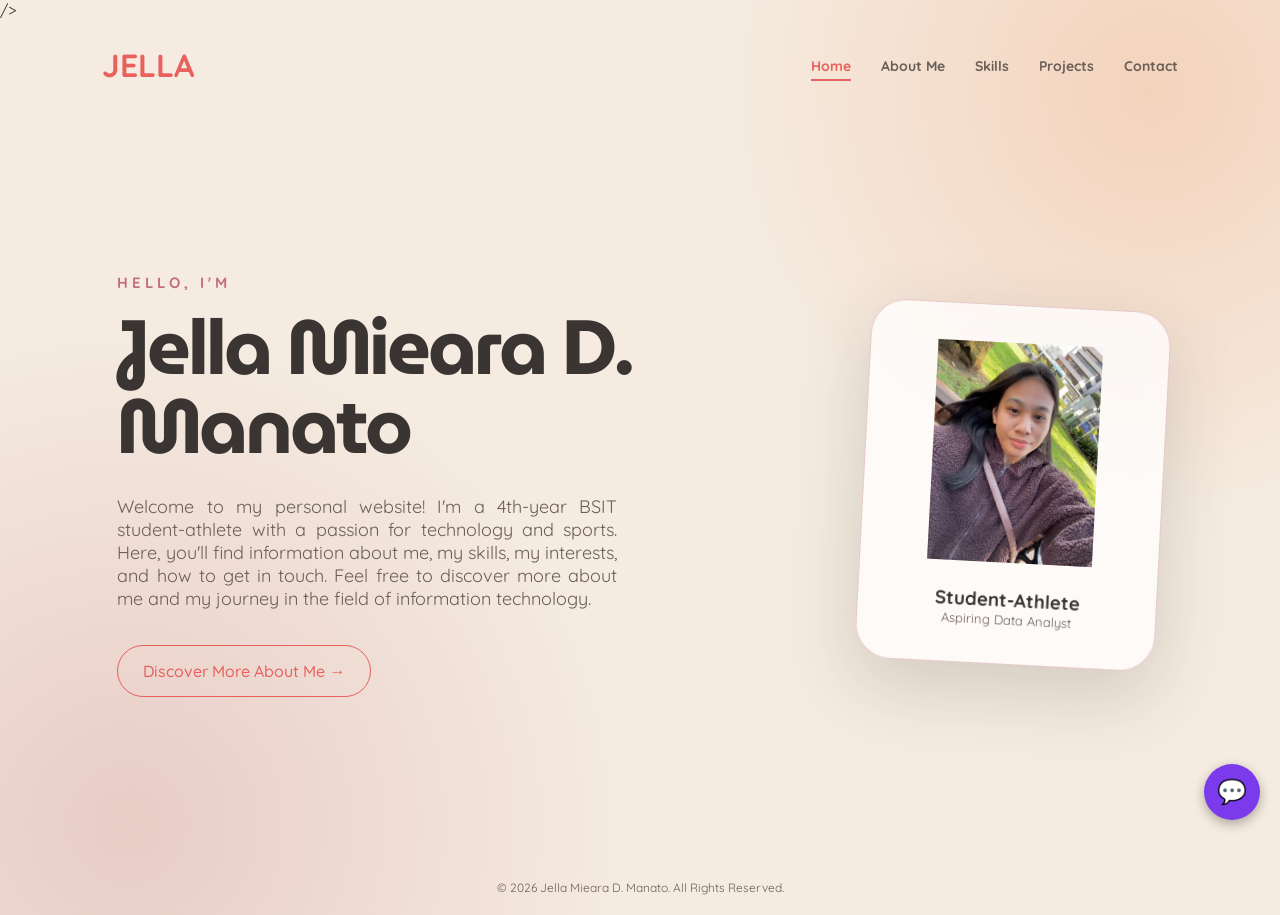
<file: index.html>
<!doctype html>
<html lang="en">
  <head>
    <meta charset="UTF-8" />
    <meta name="viewport" content="width=device-width, initial-scale=1.0" />
    <title>Jella Mieara Manato | Portfolio</title>
    <link rel="preconnect" href="https://fonts.googleapis.com" />
    <link rel="preconnect" href="https://fonts.gstatic.com" crossorigin />
    <link
      href="https://fonts.googleapis.com/css2?family=MuseoModerno:wght@400;500;700;800&family=Quicksand:wght@300;400;500;600;700&display=swap"
      rel="stylesheet"
    />
    />
    <link rel="stylesheet" href="style.css" />
    <style>
      .brand-name {
        font-family: "MuseoModerno", "Trebuchet MS", sans-serif;
      }
    </style>
  </head>
  <body>
    <header>
      <nav class="navbar">
        <div class="logo">JELLA</div>
        <ul class="nav-links">
          <li>
            <strong><a href="index.html" class="active">Home</a></strong>
          </li>
          <li>
            <strong><a href="about.html">About Me</a></strong>
          </li>
          <li>
            <strong><a href="skills.html">Skills</a></strong>
          </li>
          <li>
            <strong><a href="projects.html">Projects</a></strong>
          </li>
          <li>
            <strong><a href="contact.html">Contact</a></strong>
          </li>
        </ul>
      </nav>
    </header>
    <main class="page">
      <div class="hero-content">
        <div class="hero-text">
          <p class="small-title">HELLO, I'M</p>
          <h1>
            <span class="first-name brand-name">Jella Mieara D. Manato </span
            ><br /><span class="brand-name"></span>
          </h1>
          <p class="description">
            Welcome to my personal website! I'm a 4th-year BSIT student-athlete
            with a passion for technology and sports. Here, you'll find
            information about me, my skills, my interests, and how to get in
            touch. Feel free to discover more about me and my journey in the
            field of information technology.
          </p>
          <a href="about.html" class="button"> Discover More About Me → </a>
        </div>
        <div class="profile-card">
          <div class="profile-circle">
            <img src="images/profile.jpg" alt="Jella Mieara D. Manato" />
          </div>
          <h3>Student-Athlete</h3>
          <p>Aspiring Data Analyst</p>
        </div>
      </div>
    </main>
    <footer>
      <p>© 2026 Jella Mieara D. Manato. All Rights Reserved.</p>
    </footer>
    <script src="chatbot.js"></script>
  </body>
</html>
</file>
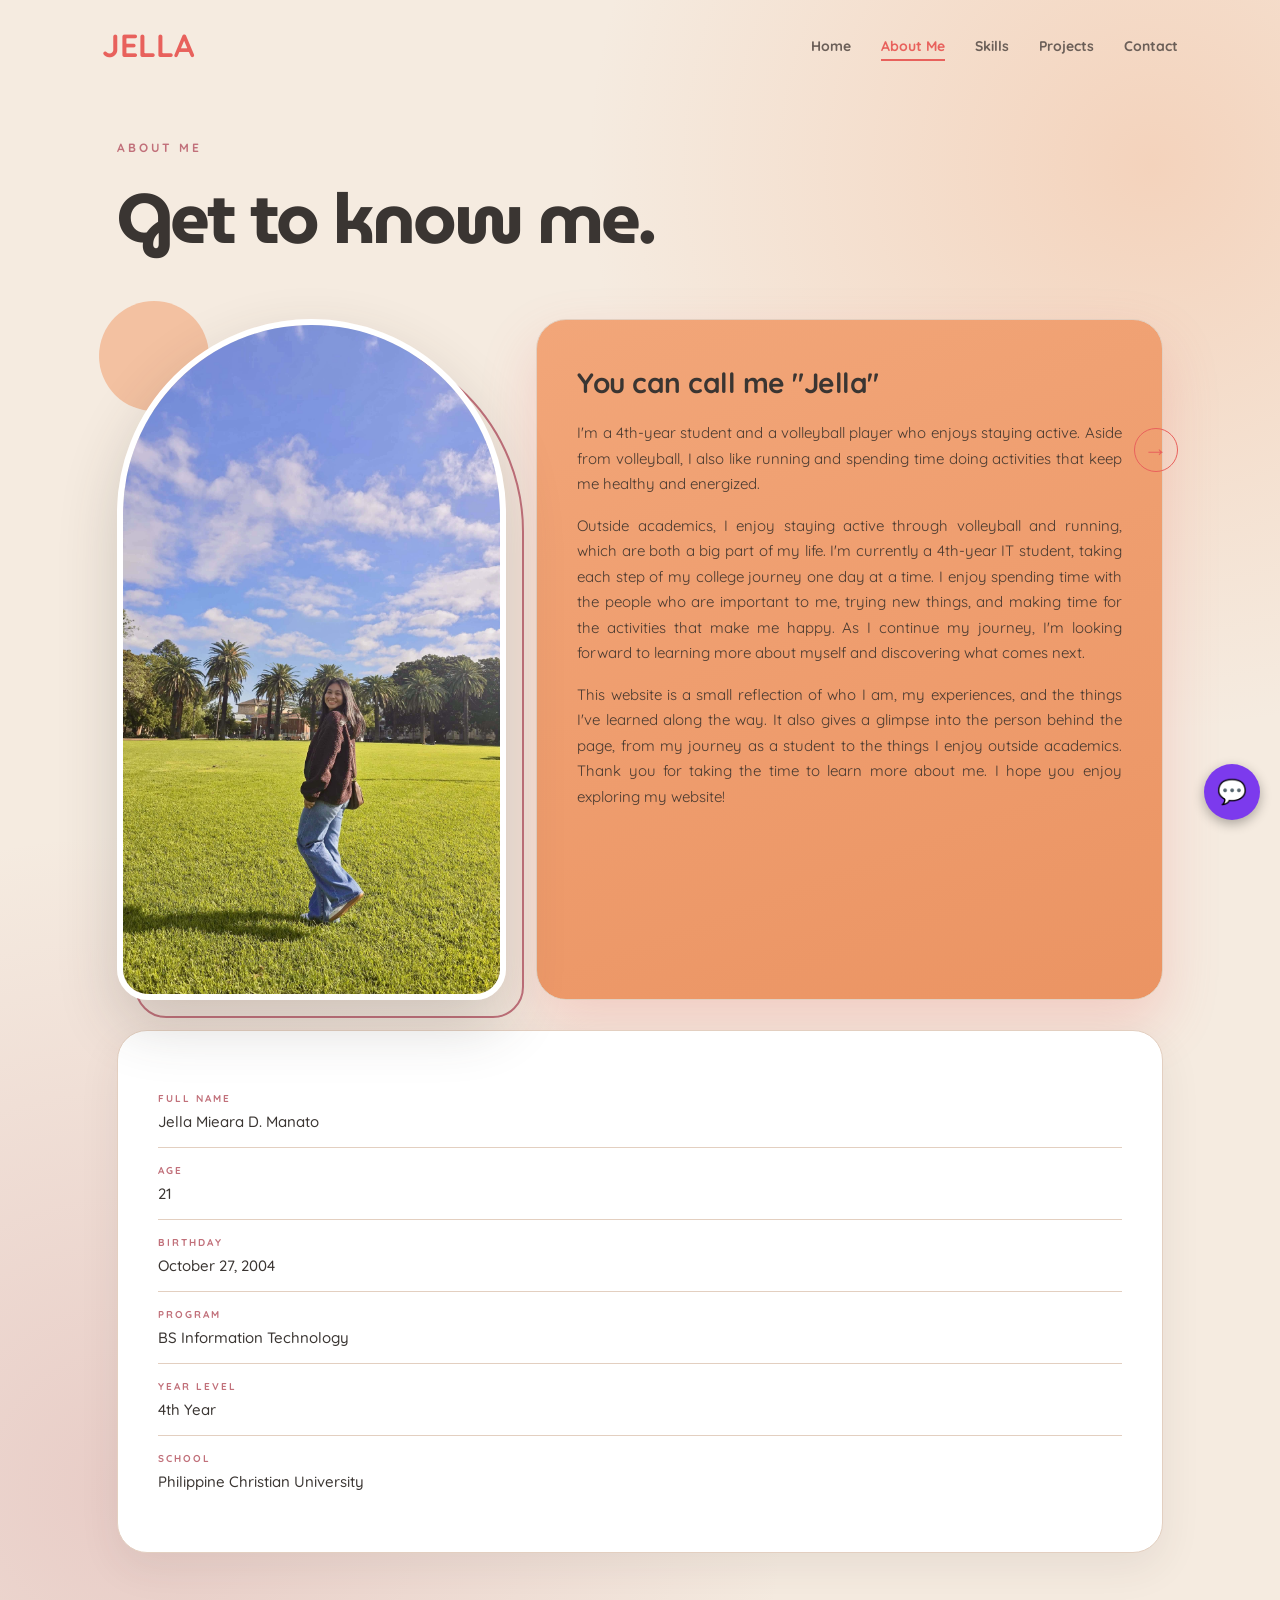
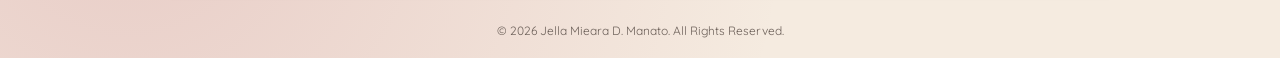
<file: about.html>
<!doctype html>
<html lang="en">
  <head>
    <meta charset="UTF-8" />
    <meta name="viewport" content="width=device-width, initial-scale=1.0" />
    <title>Jella Mieara D. Manato| About Me</title>
    <link rel="preconnect" href="https://fonts.googleapis.com" />
    <link rel="preconnect" href="https://fonts.googleapis.com" />
    <link rel="preconnect" href="https://fonts.gstatic.com" crossorigin />
    <link
      href="https://fonts.googleapis.com/css2?family=MuseoModerno:wght@400;500;700;800&family=Quicksand:wght@300;400;500;600;700&display=swap"
      rel="stylesheet"
    />
    <link rel="stylesheet" href="style.css" />
    <style>
      .page-heading h1 {
        font-family: "MuseoModerno", "Trebuchet MS", sans-serif;
      }
    </style>
  </head>
  <body>
    <header>
      <nav class="navbar">
        <div class="logo">JELLA</div>
        <ul class="nav-links">
          <li><a href="index.html">Home</a></li>
          <li><a href="about.html" class="active">About Me</a></li>
          <li><a href="skills.html">Skills</a></li>
          <li><a href="projects.html">Projects</a></li>
          <li><a href="contact.html">Contact</a></li>
        </ul>
      </nav>
    </header>
    <main class="page">
      <div class="page-heading">
        <p>ABOUT ME</p>
        <h1>Get to know me.</h1>
      </div>
      <div class="about-layout">
        <div class="about-top-row">
          <div class="about-image">
            <img src="images/jella.jpg" alt="Jella Mieara D. Manato" />
          </div>
          <div class="about-card dark">
            <h2>You can call me "Jella"</h2>
            <p>
              I'm a 4th-year student and a volleyball player who enjoys staying
              active. Aside from volleyball, I also like running and spending
              time doing activities that keep me healthy and energized.
            </p>
            <p>
              Outside academics, I enjoy staying active through volleyball and
              running, which are both a big part of my life. I'm currently a
              4th-year IT student, taking each step of my college journey one
              day at a time. I enjoy spending time with the people who are
              important to me, trying new things, and making time for the
              activities that make me happy. As I continue my journey, I'm
              looking forward to learning more about myself and discovering what
              comes next.
            </p>
            <p>
              This website is a small reflection of who I am, my experiences,
              and the things I've learned along the way. It also gives a glimpse
              into the person behind the page, from my journey as a student to
              the things I enjoy outside academics. Thank you for taking the
              time to learn more about me. I hope you enjoy exploring my
              website!
            </p>
          </div>
        </div>
        <div class="about-card">
          <div class="info">
            <span>FULL NAME</span>
            <strong>Jella Mieara D. Manato</strong>
          </div>
          <div class="info">
            <span>AGE</span>
            <strong>21</strong>
          </div>
          <div class="info">
            <span>BIRTHDAY</span>
            <strong>October 27, 2004</strong>
          </div>
          <div class="info">
            <span>PROGRAM</span>
            <strong>BS Information Technology</strong>
          </div>
          <div class="info">
            <span>YEAR LEVEL</span>
            <strong>4th Year</strong>
          </div>
          <div class="info">
            <span>SCHOOL</span>
            <strong>Philippine Christian University</strong>
          </div>
        </div>
      </div>
      <a
        class="next-page-button"
        href="skills.html"
        aria-label="Go to Skills"
        title="Go to Skills"
      >
        <span aria-hidden="true">→</span>
      </a>
    </main>
    <footer>
      <p>© 2026 Jella Mieara D. Manato. All Rights Reserved.</p>
    </footer>
    <script src="chatbot.js"></script>
  </body>
</html>
</file>
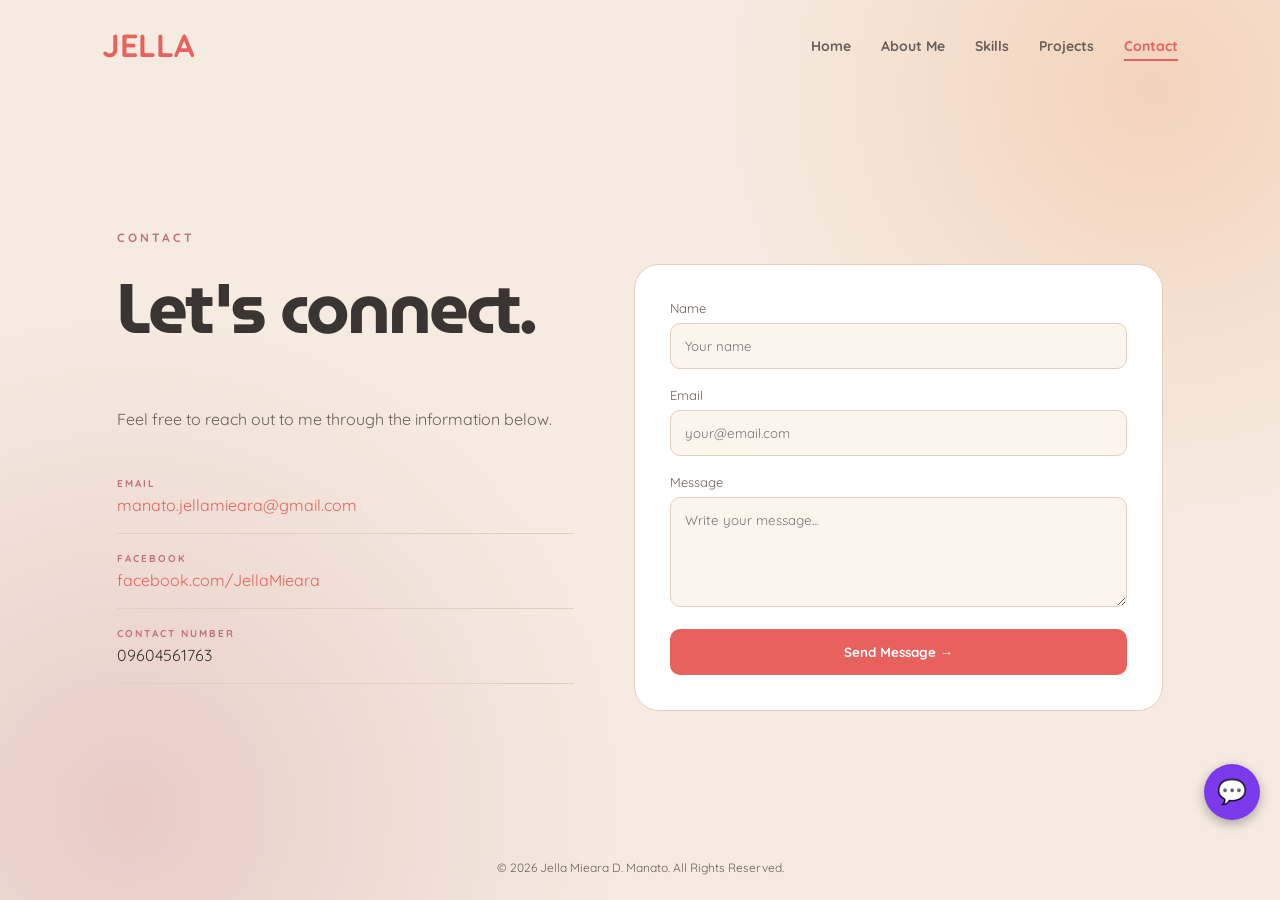
<file: contact.html>
<!doctype html>
<html lang="en">
  <head>
    <meta charset="UTF-8" />
    <meta name="viewport" content="width=device-width, initial-scale=1.0" />
    <title>Jella Mieara D. Manato | Contact</title>
    <link rel="preconnect" href="https://fonts.googleapis.com" />
    <link rel="preconnect" href="https://fonts.googleapis.com" />
    <link rel="preconnect" href="https://fonts.gstatic.com" crossorigin />
    <link
      href="https://fonts.googleapis.com/css2?family=MuseoModerno:wght@400;500;700;800&family=Quicksand:wght@300;400;500;600;700&display=swap"
      rel="stylesheet"
    />
    <link rel="stylesheet" href="style.css" />
    <style>
      .page-heading h1 {
        font-family: "MuseoModerno", "Trebuchet MS", sans-serif;
      }
    </style>
  </head>
  <body class="contact-page">
    <header>
      <nav class="navbar">
        <div class="logo">JELLA</div>
        <ul class="nav-links">
          <li><a href="index.html">Home</a></li>
          <li><a href="about.html">About Me</a></li>
          <li><a href="skills.html">Skills</a></li>
          <li><a href="projects.html">Projects</a></li>
          <li><a href="contact.html" class="active">Contact</a></li>
        </ul>
      </nav>
    </header>
    <main class="page">
      <div class="contact-layout">
        <div class="contact-info">
          <div class="page-heading">
            <p>CONTACT</p>
            <h1>Let's connect.</h1>
          </div>
          <p>Feel free to reach out to me through the information below.</p>
          <div class="contact-item">
            <span>EMAIL</span>
            <a href="mailto:manato.jellamieara@gmail.com">
              manato.jellamieara@gmail.com
            </a>
          </div>
          <div class="contact-item">
            <span>FACEBOOK</span>
            <a href="https://web.facebook.com/jella.manato" target="_blank">
              facebook.com/JellaMieara
            </a>
          </div>
          <div class="contact-item">
            <span>CONTACT NUMBER</span>
            <p>09604561763</p>
          </div>
        </div>
        <form class="contact-form">
          <label>Name</label>
          <input type="text" placeholder="Your name" required />
          <label>Email</label>
          <input type="email" placeholder="your@email.com" required />
          <label>Message</label>
          <textarea
            rows="5"
            placeholder="Write your message..."
            required
          ></textarea>
          <button type="submit">Send Message →</button>
        </form>
      </div>
    </main>
    <footer>
      <p>© 2026 Jella Mieara D. Manato. All Rights Reserved.</p>
    </footer>
    <script src="chatbot.js"></script>
  </body>
</html>
</file>
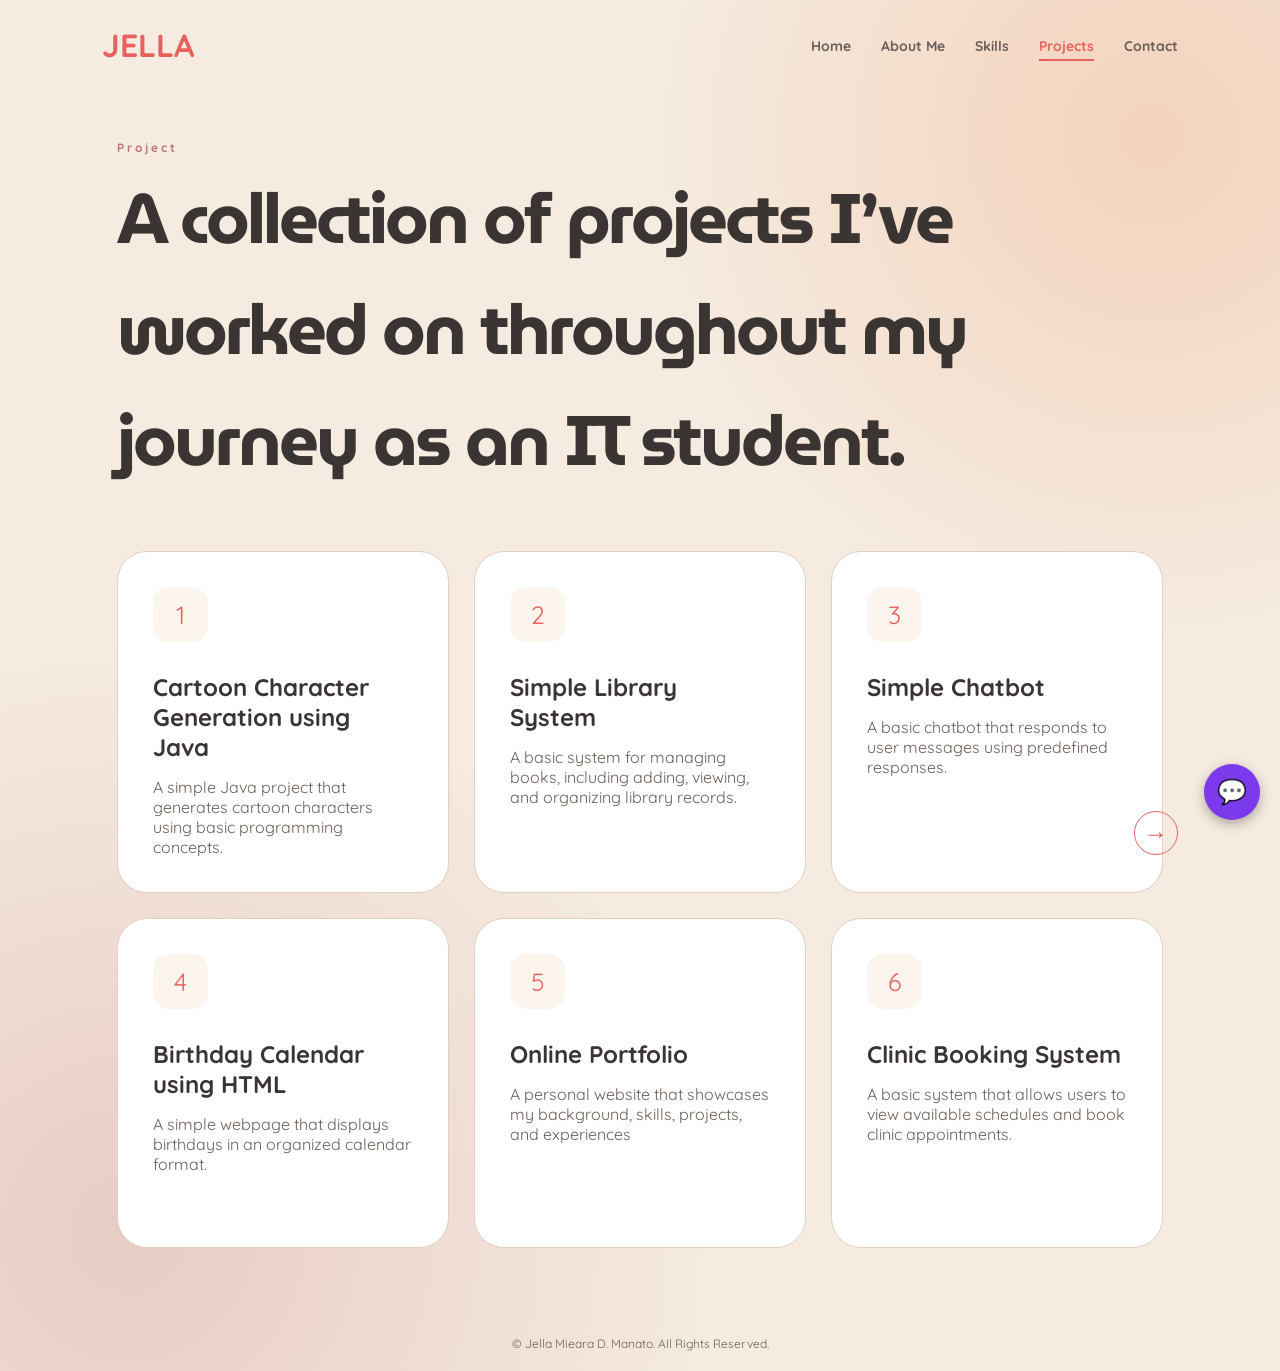
<file: projects.html>
<!doctype html>
<html lang="en">
  <head>
    <meta charset="UTF-8" />
    <meta name="viewport" content="width=device-width, initial-scale=1.0" />
    <title>Jella Mieara D. Manato | Interests</title>
    <link rel="preconnect" href="https://fonts.googleapis.com" />
    <link rel="preconnect" href="https://fonts.googleapis.com" />
    <link rel="preconnect" href="https://fonts.gstatic.com" crossorigin />
    <link
      href="https://fonts.googleapis.com/css2?family=MuseoModerno:wght@400;500;700;800&family=Quicksand:wght@300;400;500;600;700&display=swap"
      rel="stylesheet"
    />
    <link rel="stylesheet" href="style.css" />
    <style>
      .page-heading h1 {
        font-family: "MuseoModerno", "Trebuchet MS", sans-serif;
      }
    </style>
  </head>
  <body>
    <header>
      <nav class="navbar">
        <div class="logo">JELLA</div>
        <ul class="nav-links">
          <li><a href="index.html">Home</a></li>
          <li><a href="about.html">About Me</a></li>
          <li><a href="skills.html">Skills</a></li>
          <li><a href="projects.html" class="active">Projects</a></li>
          <li><a href="contact.html">Contact</a></li>
        </ul>
      </nav>
    </header>
    <main class="page">
      <div class="page-heading">
        <p>Project</p>
        <h1>
          A collection of projects I’ve worked on throughout my journey as an IT
          student.
        </h1>
      </div>
      <div class="projects-slider">
        <div class="projects-grid">
          <div class="projects-card">
            <div class="icon">1</div>
            <h2>Cartoon Character Generation using Java</h2>
            <p>
              A simple Java project that generates cartoon characters using
              basic programming concepts.
            </p>
          </div>
          <div class="projects-card">
            <div class="icon">2</div>
            <h2>Simple Library System</h2>
            <p>
              A basic system for managing books, including adding, viewing, and
              organizing library records.
            </p>
          </div>
          <div class="projects-card">
            <div class="icon">3</div>
            <h2>Simple Chatbot</h2>
            <p>
              A basic chatbot that responds to user messages using predefined
              responses.
            </p>
          </div>
          <div class="projects-card">
            <div class="icon">4</div>
            <h2>Birthday Calendar using HTML</h2>
            <p>
              A simple webpage that displays birthdays in an organized calendar
              format.
            </p>
          </div>
          <div class="projects-card">
            <div class="icon">5</div>
            <h2>Online Portfolio</h2>
            <p>
              A personal website that showcases my background, skills, projects,
              and experiences
            </p>
          </div>
          <div class="projects-card">
            <div class="icon">6</div>
            <h2>Clinic Booking System</h2>
            <p>
              A basic system that allows users to view available schedules and
              book clinic appointments.
            </p>
          </div>
        </div>
      </div>
      <a
        class="next-page-button interests-next-button"
        href="contact.html"
        aria-label="Go to
Contact"
        title="Go to Contact"
      >
        <span aria-hidden="true">→</span>
      </a>
    </main>
    <footer>
      <p>© Jella Mieara D. Manato. All Rights Reserved.</p>
    </footer>
    <script src="chatbot.js"></script>
  </body>
</html>
</file>
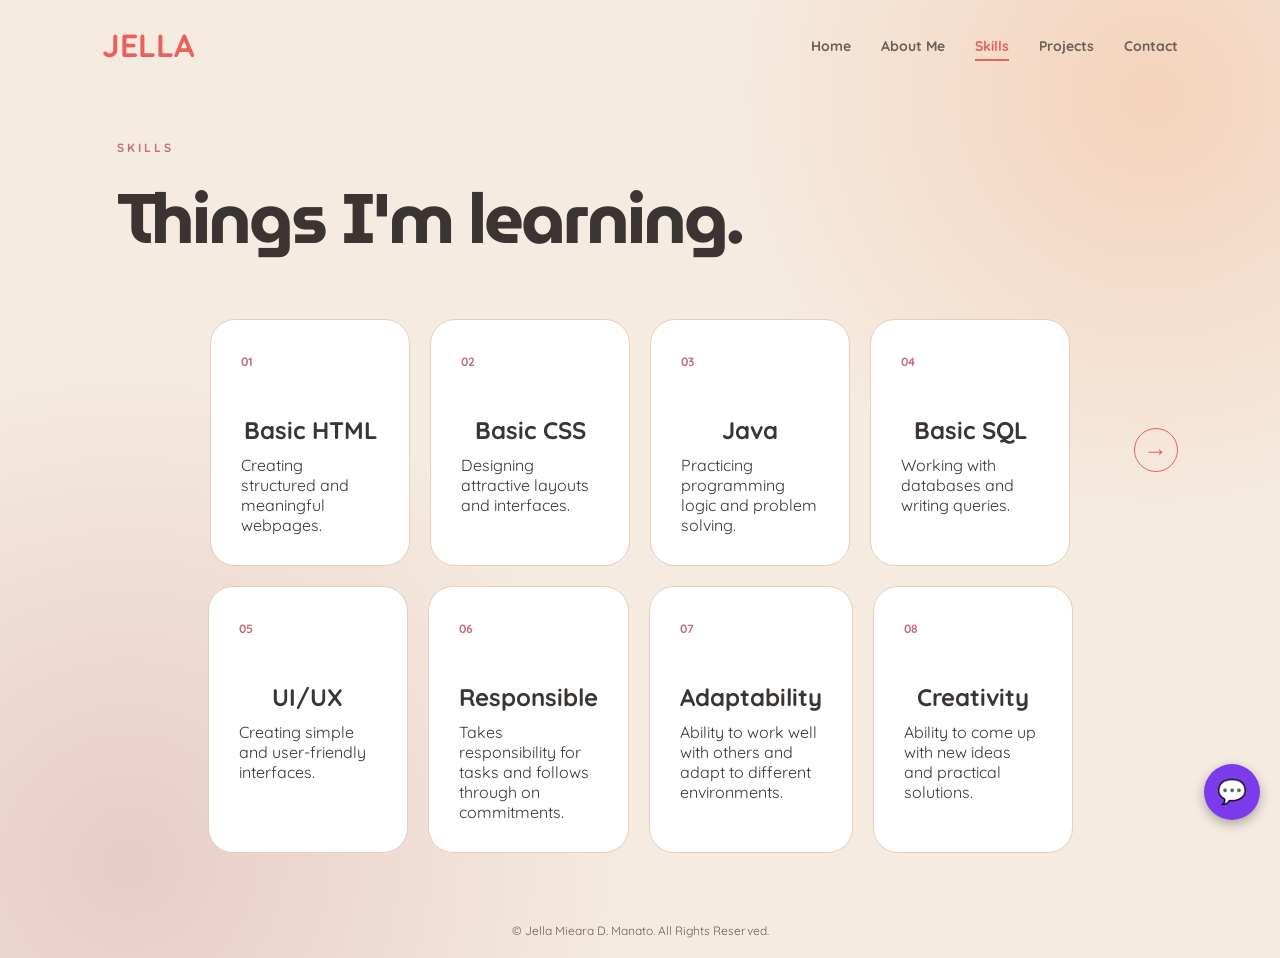
<file: skills.html>
<!doctype html>
<html lang="en">
  <head>
    <meta charset="UTF-8" />
    <meta name="viewport" content="width=device-width, initial-scale=1.0" />
    <title>Jella Mieara D. Manato | Skills</title>
    <link rel="preconnect" href="https://fonts.googleapis.com" />
    <link rel="preconnect" href="https://fonts.gstatic.com" crossorigin />
    <link
      href="https://fonts.googleapis.com/css2?family=MuseoModerno:wght@400;500;700;800&family=Quicksand:wght@300;400;500;600;700&display=swap"
      rel="stylesheet"
    />
    <link rel="stylesheet" href="style.css" />
    <style>
      .page-heading h1 {
        font-family: "MuseoModerno", "Trebuchet MS", sans-serif;
      }
    </style>
  </head>
  <body>
    <header>
      <nav class="navbar">
        <div class="logo">JELLA</div>
        <ul class="nav-links">
          <li><a href="index.html">Home</a></li>
          <li><a href="about.html">About Me</a></li>
          <li><a href="skills.html" class="active">Skills</a></li>
          <li><a href="projects.html">Projects</a></li>
          <li><a href="contact.html">Contact</a></li>
        </ul>
      </nav>
    </header>
    <main class="page">
      <div class="page-heading">
        <p>SKILLS</p>
        <h1>Things I'm learning.</h1>
      </div>
      <div class="skills-grid">
        <div class="skill-card">
          <span>01</span>
          <h2>Basic HTML</h2>
          <p>Creating structured and meaningful webpages.</p>
        </div>
        <div class="skill-card">
          <span>02</span>
          <h2>Basic CSS</h2>
          <p>Designing attractive layouts and interfaces.</p>
        </div>
        <div class="skill-card">
          <span>03</span>
          <h2>Java</h2>
          <p>Practicing programming logic and problem solving.</p>
        </div>
        <div class="skill-card">
          <span>04</span>
          <h2>Basic SQL</h2>
          <p>Working with databases and writing queries.</p>
        </div>
        <div class="skill-card">
          <span>05</span>
          <h2>UI/UX</h2>
          <p>Creating simple and user-friendly interfaces.</p>
        </div>
        <div class="skill-card">
          <span>06</span>
          <h2>Responsible</h2>
          <p>
            Takes responsibility for tasks and follows through on commitments.
          </p>
        </div>
        <div class="skill-card">
          <span>07</span>
          <h2>Adaptability</h2>
          <p>
            Ability to work well with others and adapt to different
            environments.
          </p>
        </div>
        <div class="skill-card">
          <span>08</span>
          <h2>Creativity</h2>
          <p>Ability to come up with new ideas and practical solutions.</p>
        </div>
        <a
          class="next-page-button skills-next-button"
          href="projects.html"
          aria-label="Go to Projects"
          title="Go to Projects"
        >
          <span aria-hidden="true">→</span>
        </a>
      </div>
    </main>
    <footer>
      <p>© Jella Mieara D. Manato. All Rights Reserved.</p>
    </footer>
    <script src="chatbot.js"></script>
  </body>
</html>
</file>
<file: style.css>
/*========== COLOR PALETTE (Pantone 2024 – Peach Fuzz) ==========*/
:root {
  --peach: #f2a679; /* Primary — Peach Fuzz */
  --rose: #c1707a; /* Primary — Dusty Rose */
  --cream: #f5ebe0; /* Neutral — background */
  --cream-alt: #fbf5ee; /* Neutral — lighter background/panels */
  --charcoal: #3a3532; /* Text — dark neutral */
  --charcoal-soft: #6b5f58; /* Text — muted */
  --coral: #e8615c; /* Accent */
  --border: #e3cfc0; /* Neutral border */
  --white: #ffffff;
}

/*RESET*/
* {
  margin: 0;
  padding: 0;
  box-sizing: border-box;
}
html {
  scroll-behavior: smooth;
}
body {
  font-family: "Quicksand", "Helvetica Neue", "Segoe UI", Arial, sans-serif;
  font-weight: 400;
  background: var(--cream);
  color: var(--charcoal);
}

/*NAVIGATION*/
header {
  width: 100%;
  padding: 25px 8%;
  position: relative;
  z-index: 10;
}
.navbar {
  display: flex;
  justify-content: space-between;
  align-items: center;
  max-width: 1200px;
  margin: auto;
}
.logo {
  font-size: 32px;
  font-weight: 700;
  color: var(--coral);
}
.nav-links {
  display: flex;
  gap: 30px;
  list-style: none;
}
.nav-links a {
  text-decoration: none;
  color: var(--charcoal-soft);
  font-family: "Quicksand", "Helvetica Neue", "Segoe UI", Arial, sans-serif;
  font-size: 14px;
  font-weight: 700;
  position: relative;
  transition: 0.3s;
}
.nav-links a:hover,
.nav-links a.active {
  color: var(--coral);
}
.nav-links a::after {
  content: "";
  position: absolute;
  width: 0;
  height: 2px;
  left: 0;
  bottom: -6px;
  background: var(--coral);
  transition: 0.3s;
}
.nav-links a:hover::after,
.nav-links a.active::after {
  width: 100%;
}

/*PAGE BACKGROUND*/
body {
  min-height: 100vh;
  background:
    radial-gradient(
      circle at 90% 10%,
      rgba(242, 166, 121, 0.35),
      transparent 30%
    ),
    radial-gradient(
      circle at 10% 90%,
      rgba(193, 112, 122, 0.25),
      transparent 35%
    ),
    var(--cream);
}

/*MAIN PAGE*/
.page {
  min-height: calc(100vh - 150px);
  padding: 50px 8%;
  max-width: 1250px;
  margin: auto;
  display: flex;
  flex-direction: column;
  justify-content: center;
}

/*HOME*/
.hero-content {
  display: flex;
  justify-content: space-between;
  align-items: center;
  gap: 60px;
  flex-wrap: wrap;
}
.hero-text {
  max-width: 620px;
  flex: 1 1 420px;
}
.small-title {
  color: var(--rose);
  font-family: "Quicksand", "Helvetica Neue", "Segoe UI", Arial, sans-serif;
  letter-spacing: 4px;
  font-size: 15px;
  font-weight: 700;
  margin-bottom: 15px;
}
.hero-text h1 {
  font-size: clamp(38px, 6vw, 90px);
  line-height: 1;
  letter-spacing: -3px;
  margin-bottom: 30px;
  font-weight: 700;
  word-break: break-word;
}
.hero-text h1 span {
  color: var(--coral);
}
.hero-text h1 .first-name {
  color: inherit;
  white-space: normal;
}
.description {
  color: var(--charcoal-soft);
  font-family: "Quicksand", "Helvetica Neue", "Segoe UI", Arial, sans-serif;
  font-size: 18px;
  text-align: justify;
  max-width: 500px;
  margin-bottom: 35px;
}
.button {
  display: inline-block;
  padding: 15px 25px;
  border: 1px solid var(--coral);
  border-radius: 50px;
  color: var(--coral);
  text-decoration: none;
  font-family: "Quicksand", "Helvetica Neue", "Segoe UI", Arial, sans-serif;
  font-weight: 500;
  transition: 0.3s;
}
.button:hover {
  background: var(--coral);
  color: white;
  transform: translateY(-4px);
  box-shadow: 0 12px 30px rgba(232, 97, 92, 0.3);
}

/* PROFILE */
.profile-card {
  width: 300px;
  height: 360px;
  display: flex;
  flex-direction: column;
  justify-content: center;
  align-items: center;
  background: rgba(255, 255, 255, 0.75);
  border: 1px solid rgba(193, 112, 122, 0.35);
  border-radius: 35px;
  box-shadow: 0 25px 70px rgba(58, 53, 50, 0.18);
  backdrop-filter: blur(12px);
  transform: rotate(3deg);
  transition: 0.4s;
}
.profile-card:hover {
  transform: rotate(0deg) translateY(-10px);
}
.profile-circle {
  width: 240px;
  height: 220px;
  display: flex;
  justify-content: center;
  align-items: center;
  border-radius: 12px;
  overflow: hidden;
}
.profile-card h3 {
  margin-top: 25px;
  font-family: "Quicksand", "Helvetica Neue", "Segoe UI", Arial, sans-serif;
  font-weight: 700;
  color: var(--charcoal);
}
.profile-card p {
  color: var(--charcoal-soft);
  font-family: "Quicksand", "Helvetica Neue", "Segoe UI", Arial, sans-serif;
  font-size: 13px;
  font-weight: 400;
}
.profile-circle img {
  width: 100%;
  height: 100%;
  object-fit: contain;
  border-radius: 0;
}

/*PAGE HEADING*/
.page-heading {
  margin-bottom: 45px;
}
.page-heading p {
  color: var(--rose);
  font-family: "Quicksand", "Helvetica Neue", "Segoe UI", Arial, sans-serif;
  font-size: 12px;
  letter-spacing: 3px;
  font-weight: 700;
  margin-bottom: 8px;
}
.page-heading h1 {
  font-size: clamp(40px, 6vw, 70px);
  letter-spacing: -3px;
  font-weight: 700;
}
.next-page-button {
  position: fixed;
  top: 50%;
  right: 8%;
  width: 44px;
  height: 44px;
  display: inline-flex;
  align-items: center;
  justify-content: center;
  border: 1px solid var(--coral);
  border-radius: 50%;
  color: var(--coral);
  font-size: 24px;
  line-height: 1;
  text-decoration: none;
  transform: translateY(-50%);
  transition: 0.3s;
}
.next-page-button:hover,
.next-page-button:focus-visible {
  background: var(--coral);
  color: white;
  transform: translate(4px, -50%);
  box-shadow: 0 10px 25px rgba(232, 97, 92, 0.3);
}
.next-page-button:focus-visible {
  outline: 2px solid var(--rose);
  outline-offset: 3px;
}
.interests-next-button {
  top: auto;
  bottom: 45px;
  transform: none;
}
.interests-next-button:hover,
.interests-next-button:focus-visible {
  transform: translateX(4px);
}

/*ABOUT*/
.about-layout {
  display: flex;
  flex-direction: column;
  gap: 30px;
  max-width: 1100px;
  margin: 0 auto;
}
.about-top-row {
  display: flex;
  gap: 30px;
  align-items: stretch;
}

/* PHOTO */
.about-image {
  position: relative;
  flex: 1;
  overflow: visible;
  background: transparent;
  border-radius: 0;
  box-shadow: none;
  transform: none;
}
.about-image::before {
  content: "";
  position: absolute;
  inset: 18px -18px -18px 18px;
  border: 2px solid var(--rose);
  border-radius: 200px 200px 32px 32px;
  z-index: 0;
  transition: inset 0.4s ease;
}
.about-image::after {
  content: "";
  position: absolute;
  top: -18px;
  left: -18px;
  width: 110px;
  height: 110px;
  background: var(--peach);
  border-radius: 50%;
  opacity: 0.6;
  z-index: 0;
}
.about-image img {
  position: relative;
  z-index: 1;
  width: 100%;
  height: 100%;
  display: block;
  object-fit: cover;
  object-position: center top;
  border: 6px solid var(--white);
  border-radius: 200px 200px 32px 32px;
  box-shadow: 0 25px 60px rgba(58, 53, 50, 0.2);
  transition: transform 0.4s ease;
}
.about-image:hover img {
  transform: translateY(-6px);
}
.about-image:hover::before {
  inset: 12px -12px -12px 12px;
}
@media (max-width: 800px) {
  .about-image img {
    border-radius: 160px 160px 28px 28px;
  }
  .about-image::before {
    inset: 12px -10px -12px 12px;
    border-radius: 160px 160px 28px 28px;
  }
}

/* CARDS */
.about-card {
  flex: 1;
  padding: 45px 40px;
  background: var(--white);
  border: 1px solid var(--border);
  border-radius: 30px;
  box-shadow: 0 15px 40px rgba(58, 53, 50, 0.08);
  display: flex;
  flex-direction: column;
}
.about-card.dark {
  flex: 1.4;
  background: linear-gradient(160deg, var(--peach), #eb9463);
  color: var(--charcoal);
  text-align: justify;
  box-shadow: 0 25px 55px rgba(232, 97, 92, 0.22);
}
.about-card h2 {
  margin-bottom: 20px;
  font-family: "Quicksand", "Helvetica Neue", "Segoe UI", Arial, sans-serif;
  font-weight: 700;
  font-size: 28px;
  letter-spacing: -0.5px;
}
.about-card p {
  color: var(--charcoal-soft);
  font-family: "Quicksand", "Helvetica Neue", "Segoe UI", Arial, sans-serif;
  font-weight: 400;
  font-size: 15px;
  line-height: 1.7;
  margin-bottom: 16px;
}
.about-card.dark p {
  color: #4a3a30;
}
.about-card:not(.dark) {
  justify-content: center;
}
.info {
  padding: 16px 0;
  border-bottom: 1px solid var(--border);
  transition: padding-left 0.25s ease;
}
.info:hover {
  padding-left: 6px;
}
.info:last-child {
  border-bottom: none;
}
.info span {
  display: block;
  color: var(--rose);
  font-family: "Quicksand", "Helvetica Neue", "Segoe UI", Arial, sans-serif;
  font-size: 10px;
  letter-spacing: 2px;
  font-weight: 700;
  margin-bottom: 6px;
}
.info strong {
  white-space: nowrap;
  font-size: 15px;
  color: var(--charcoal);
  font-family: "Quicksand", "Helvetica Neue", "Segoe UI", Arial, sans-serif;
  font-weight: 500;
}
/*SKILLS*/
.skills-grid {
  display: flex;
  flex-wrap: wrap;
  gap: 20px;
  max-width: 1100px;
  margin: 0 auto;
  justify-content: center;
}
.skill-card {
  flex: 0 1 200px;
  min-height: 220px;
  padding: 30px;
  background: var(--white);
  border: 1px solid var(--border);
  border-radius: 25px;
  cursor: pointer;
  transition: 0.3s;
}
.skill-card:hover {
  transform: translateY(-10px);
  box-shadow: 0 20px 45px rgba(232, 97, 92, 0.18);
}
.skill-card:focus-visible {
  outline: 2px solid var(--coral);
  outline-offset: 2px;
}
.skill-card span {
  color: var(--rose);
  font-family: "Quicksand", "Helvetica Neue", "Segoe UI", Arial, sans-serif;
  font-size: 12px;
  font-weight: 700;
}
.skill-card h2 {
  margin-top: 45px;
  margin-bottom: 10px;
  text-align: center;
  font-family: "Quicksand", "Helvetica Neue", "Segoe UI", Arial, sans-serif;
  font-weight: 700;
}
.skill-card.active {
  background: linear-gradient(145deg, var(--peach), var(--coral));
  border-color: rgba(255, 255, 255, 0.4);
  color: var(--white);
  transform: translateY(-8px);
  box-shadow: 0 20px 45px rgba(232, 97, 92, 0.3);
}
.skill-card.active span,
.skill-card.active h2,
.skill-card.active .skill-description {
  color: var(--white);
}
.skill-description {
  max-height: 0;
  overflow: hidden;
  opacity: 0;
  margin: 0;
  color: var(--charcoal-soft);
  font-family: "Quicksand", "Helvetica Neue", "Segoe UI", Arial, sans-serif;
  font-size: 14px;
  transition:
    max-height 0.3s ease,
    opacity 0.3s ease,
    margin-top 0.3s ease;
  justify-content: center;
}
.skill-card.active .skill-description {
  max-height: 80px;
  opacity: 1;
  margin-top: 8px;
}

/*PROJECTS*/
.projects-slider {
  max-width: 1100px;
  margin: 0 auto;
  overflow: visible;
}
.projects-grid {
  display: flex;
  flex-wrap: wrap;
  gap: 25px;
  width: 100%;
  padding: 10px 0 18px;
}
.projects-card {
  flex: 1 1 320px;
  min-height: 330px;
  padding: 35px;
  background: var(--white);
  border: 1px solid var(--border);
  border-radius: 30px;
  transition: 0.3s ease;
  cursor: pointer;
}
.projects-card:hover {
  transform: translateY(-8px) scale(1.02);
  box-shadow: 0 20px 45px rgba(232, 97, 92, 0.18);
}
.projects-card.active {
  background: linear-gradient(145deg, var(--peach), var(--coral));
  color: var(--white);
  border-color: rgba(255, 255, 255, 0.4);
  transform: translateY(-12px) scale(1.02);
  box-shadow: 0 20px 45px rgba(232, 97, 92, 0.3);
}
.projects-card.active span,
.projects-card.active h2,
.projects-card.active p {
  color: var(--white);
}
.projects-card span,
.projects-card h2,
.projects-card p {
  font-family: "Quicksand", "Helvetica Neue", "Segoe UI", Arial, sans-serif;
  font-weight: 400;
}
.projects-card span,
.projects-card h2 {
  font-weight: 700;
}
.projects-card.featured {
  background: var(--peach);
  color: var(--charcoal);
}
.projects-card.featured:hover {
  transform: translateY(-18px) scale(1.02);
}
.icon {
  width: 55px;
  height: 55px;
  display: flex;
  justify-content: center;
  align-items: center;
  border-radius: 16px;
  background: var(--cream-alt);
  color: var(--coral);
  font-size: 25px;
  margin-bottom: 30px;
}
.featured .icon {
  background: rgba(255, 255, 255, 0.5);
  color: var(--charcoal);
}
.projects-card > span {
  font-size: 10px;
  letter-spacing: 3px;
  color: var(--rose);
}
.featured > span {
  color: #5b3f36;
}
.projects-card h2 {
  margin: 10px 0 15px;
}
.projects-card p {
  color: var(--charcoal-soft);
}
.featured p {
  color: #5b3f36;
}

/*CONTACT*/
.contact-layout {
  display: flex;
  gap: 60px;
  align-items: flex-start;
  margin-top: 10px;
}
.contact-info {
  flex: 1;
}
.contact-info h2 {
  font-size: 35px;
  margin-bottom: 15px;
  font-family: "Quicksand", "Helvetica Neue", "Segoe UI", Arial, sans-serif;
  font-weight: 700;
}
.contact-info > p {
  color: var(--charcoal-soft);
  margin-bottom: 30px;
  font-family: "Quicksand", "Helvetica Neue", "Segoe UI", Arial, sans-serif;
}
.contact-item {
  padding: 18px 0;
  border-bottom: 1px solid var(--border);
}
.contact-item span {
  display: block;
  color: var(--rose);
  font-size: 10px;
  letter-spacing: 2px;
  margin-bottom: 5px;
  font-family: "Quicksand", "Helvetica Neue", "Segoe UI", Arial, sans-serif;
  font-weight: 700;
}
.contact-item a {
  color: var(--coral);
  text-decoration: none;
  font-family: "Quicksand", "Helvetica Neue", "Segoe UI", Arial, sans-serif;
}
.contact-form {
  flex: 1;
  margin-top: 34px;
  padding: 35px;
  background: var(--white);
  border: 1px solid var(--border);
  border-radius: 25px;
}
.contact-form label {
  display: block;
  color: var(--charcoal-soft);
  font-size: 13px;
  margin-bottom: 7px;
  font-family: "Quicksand", "Helvetica Neue", "Segoe UI", Arial, sans-serif;
}
.contact-form input,
.contact-form textarea {
  width: 100%;
  padding: 14px;
  margin-bottom: 18px;
  background: var(--cream-alt);
  color: var(--charcoal);
  border: 1px solid var(--border);
  border-radius: 10px;
  font-family: inherit;
  outline: none;
}
.contact-form input:focus,
.contact-form textarea:focus {
  border-color: var(--coral);
}
.contact-form button {
  width: 100%;
  padding: 15px;
  border: none;
  border-radius: 10px;
  background: var(--coral);
  color: white;
  font-weight: bold;
  cursor: pointer;
  transition: 0.3s;
  font-family: "Quicksand", "Helvetica Neue", "Segoe UI", Arial, sans-serif;
}
.contact-form button:hover {
  background: var(--rose);
  transform: translateY(-3px);
}

/*FOOTER*/
footer {
  padding: 20px 8%;
  text-align: center;
  color: var(--charcoal-soft);
  font-size: 12px;
  font-family: "Quicksand", "Helvetica Neue", "Segoe UI", Arial, sans-serif;
}

/*RESPONSIVE*/
@media (max-width: 800px) {
  .navbar {
    flex-direction: column;
    gap: 20px;
  }
  .nav-links {
    gap: 15px;
    flex-wrap: wrap;
    justify-content: center;
  }
  .hero-content,
  .about-layout,
  .contact-layout {
    flex-direction: column;
  }
  .projects-grid {
    display: grid;
    grid-template-columns: repeat(auto-fit, minmax(220px, 1fr));
    width: 100%;
    gap: 20px;
  }
  .projects-card {
    flex: 1 1 100%;
    width: 100%;
    min-width: 0;
  }
  .hero-content {
    text-align: center;
  }
  .description {
    margin-left: auto;
    margin-right: auto;
  }
  .profile-card {
    width: 250px;
    height: 290px;
    margin: auto;
  }
  .profile-circle {
    width: 120px;
    height: 120px;
  }
  .projects-card.featured {
    transform: none;
  }
  .page {
    padding: 40px 20px;
  }
  .next-page-button {
    right: 20px;
  }
  .contact-form {
    margin-top: 0;
  }
  .nav-links a {
    font-size: 11px;
  }
  .hero-text h1 {
    font-size: 50px;
  }
  .page-heading h1 {
    font-size: 45px;
  }
  .skill-card {
    flex: 1 1 100%;
  }
}

@media (max-width: 500px) {
  .nav-links {
    gap: 10px;
  }
}

@media (max-width: 800px) {
  .about-top-row {
    flex-direction: column;
    gap: 40px;
  }
  .about-image,
  .about-card,
  .about-card.dark {
    flex: none;
    width: 100%;
  }
  .about-image img {
    height: auto;
    max-height: 520px;
  }
  .about-card,
  .about-card.dark {
    padding: 30px 22px;
  }
  .about-card.dark {
    text-align: left;
  }
  .info strong {
    white-space: normal;
  }
  .next-page-button {
    position: static;
    margin: 30px auto 0;
    transform: none;
  }
  .next-page-button:hover,
  .next-page-button:focus-visible {
    transform: none;
  }
}
</file>
